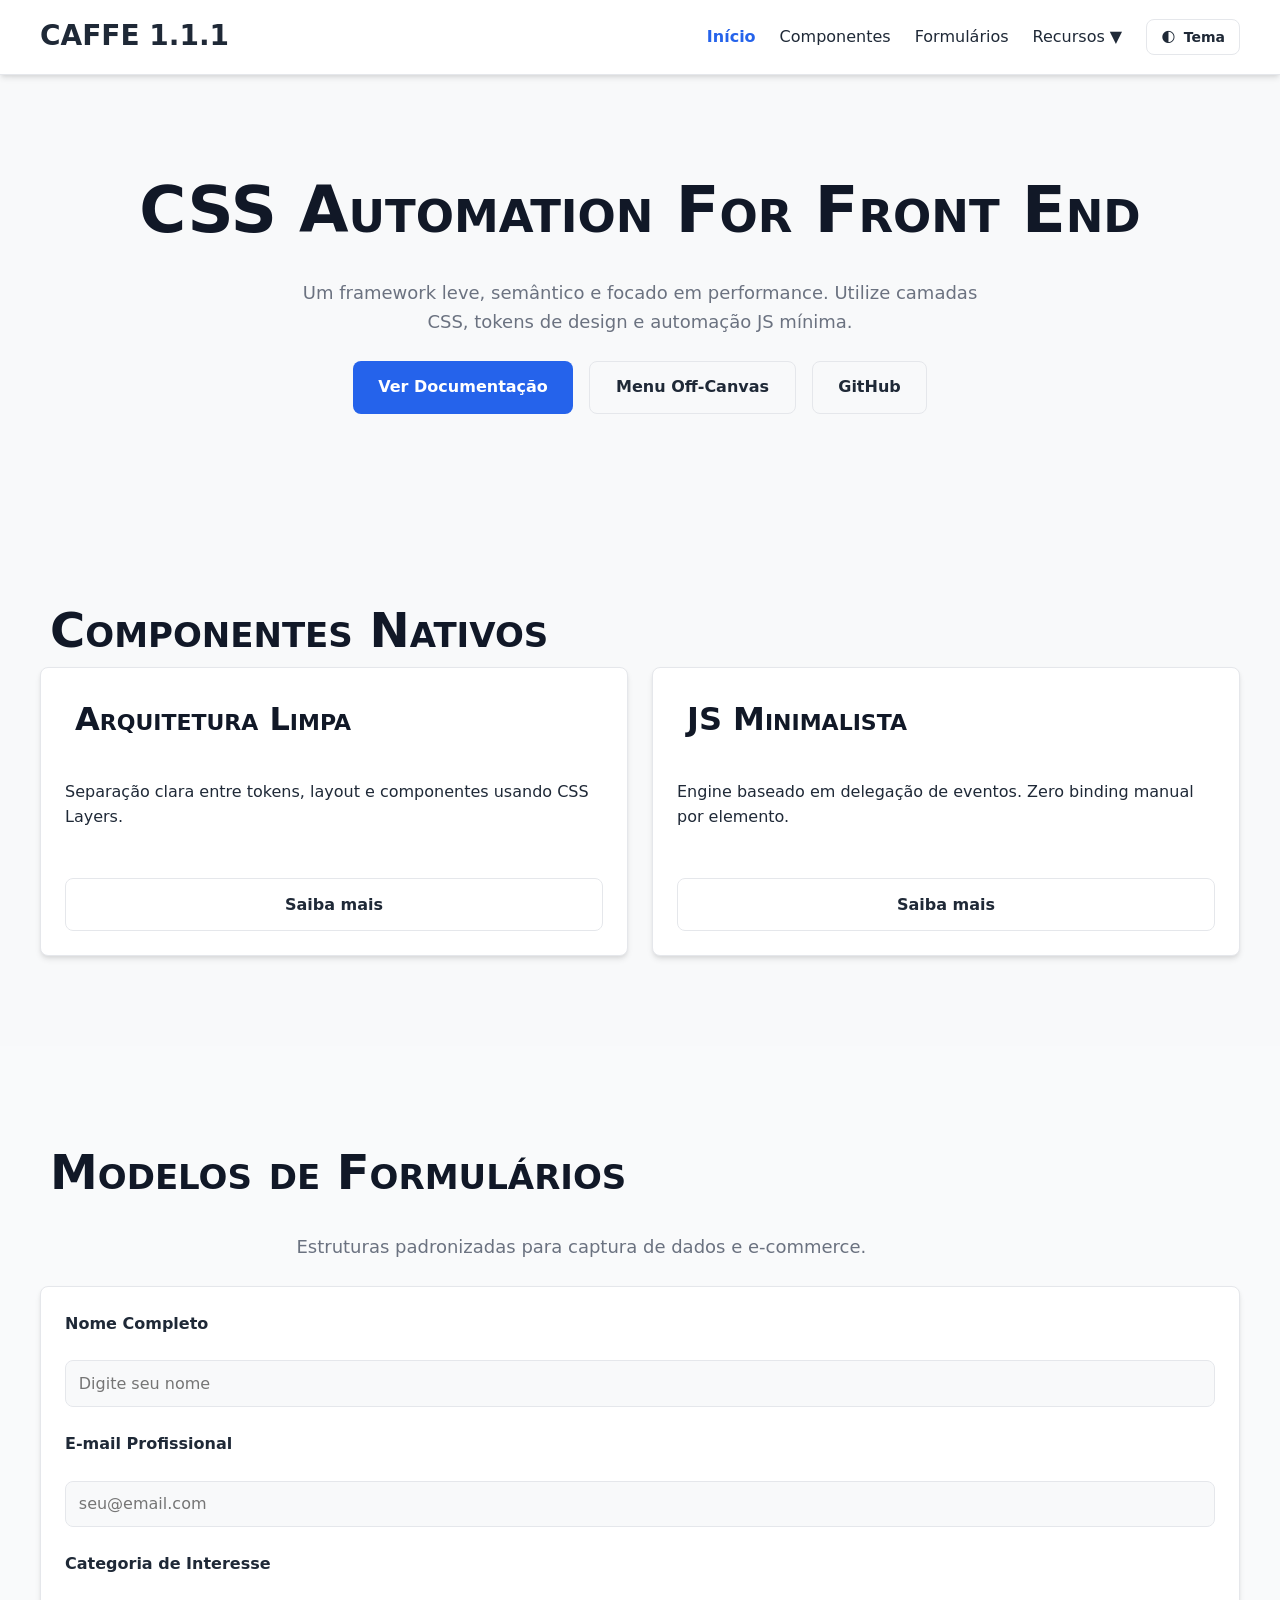
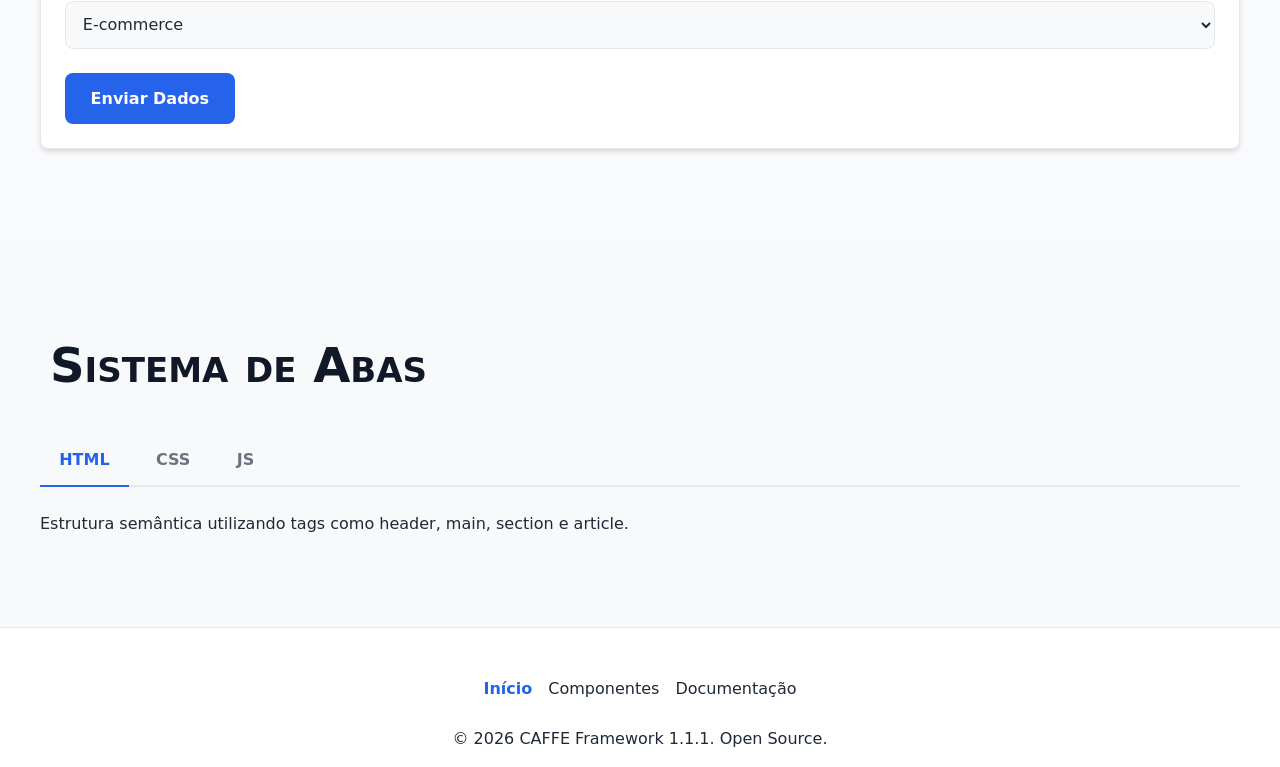
<file: index.html>
<!DOCTYPE html>
<html lang="pt-BR">
<head>
    <meta charset="UTF-8">
    <meta name="viewport" content="width=device-width, initial-scale=1.0">
    <title>CAFFE 1.1.1 - Demo &amp; Docs</title>
    <link rel="stylesheet" href="css/index.css">
</head>
<body>

    <a class="skip-link" href="#conteudo">Pular para o conteúdo</a>

    <header class="main-header">
        <div class="section-container nav-wrapper">
            <a href="#inicio" class="header-brand">
                <span class="brand-title">CAFFE 1.1.1</span>
            </a>

            <button class="nav-toggle-btn" data-toggle="#mobile-menu" aria-label="Menu">
                <span aria-hidden="true">☰</span>
            </button>

            <nav aria-label="Principal">
                <ul id="mobile-menu" class="nav-menu">
                    <li><a href="#inicio" class="nav-link">Início</a></li>
                    <li><a href="#componentes" class="nav-link">Componentes</a></li>
                    <li><a href="#formularios" class="nav-link">Formulários</a></li>

                    <li class="has-dropdown">
                        <button class="nav-link nav-dropdown-trigger" data-toggle="#dropdown-demo">
                            Recursos <span aria-hidden="true">▼</span>
                        </button>
                        <ul id="dropdown-demo" class="dropdown">
                            <li><a href="docs.html" class="nav-link">Documentação</a></li>
                            <li>
                                <a href="https://github.com/JoseBossle/caffe" class="nav-link" target="_blank" rel="noopener noreferrer">
                                    Código-fonte <span class="sr-only">(abre em nova aba)</span>
                                </a>
                            </li>
                        </ul>
                    </li>

                    <li>
                        <button data-theme-toggle class="btn btn-outline btn-sm">
                            <span aria-hidden="true">🌓</span> Tema
                        </button>
                    </li>
                </ul>
            </nav>
        </div>
    </header>

    <main id="conteudo">
        <section id="inicio" class="section-main u-text-center">
            <div class="section-container u-stack">
                <h1>CSS Automation For Front End</h1>
                <p class="lead-text">
                    Um framework leve, semântico e focado em performance.
                    Utilize camadas CSS, tokens de design e automação JS mínima.
                </p>
                <div class="action-group">
                    <a href="docs.html" class="btn btn-primary">Ver Documentação</a>
                    <button class="btn btn-outline" data-toggle="#menu-lateral">Menu Off-Canvas</button>
                    <a href="https://github.com/JoseBossle/caffe" class="btn btn-outline" target="_blank" rel="noopener noreferrer">
                        GitHub <span class="sr-only">(abre em nova aba)</span>
                    </a>
                </div>
            </div>
        </section>

        <section id="componentes" class="section-main">
            <div class="section-container u-stack">
                <h2>Componentes Nativos</h2>

                <ul class="demo-grid u-list-none">
                    <li class="card">
                        <div class="card__body u-stack">
                            <h3>Arquitetura Limpa</h3>
                            <p>Separação clara entre tokens, layout e componentes usando CSS Layers.</p>
                            <button class="btn btn-outline" data-toggle="#modal-docs">
                                Saiba mais <span class="sr-only">sobre Arquitetura Limpa</span>
                            </button>
                        </div>
                    </li>

                    <li class="card">
                        <div class="card__body u-stack">
                            <h3>JS Minimalista</h3>
                            <p>Engine baseado em delegação de eventos. Zero binding manual por elemento.</p>
                            <a href="docs.html" class="btn btn-outline">
                                Saiba mais <span class="sr-only">sobre JS Minimalista</span>
                            </a>
                        </div>
                    </li>
                </ul>
            </div>
        </section>

        <section id="formularios" class="section-main section-alt">
            <div class="section-container u-stack">
                <h2>Modelos de Formulários</h2>
                <p class="lead-text">Estruturas padronizadas para captura de dados e e-commerce.</p>

                <div class="card">
                    <div class="card__body">
                        <form class="u-stack" data-no-submit>
                            <div class="u-stack">
                                <label for="nome-demo" class="u-weight-bold">Nome Completo</label>
                                <input type="text" id="nome-demo" name="nome" autocomplete="name" required placeholder="Digite seu nome">
                            </div>

                            <div class="u-stack">
                                <label for="email-form" class="u-weight-bold">E-mail Profissional</label>
                                <input type="email" id="email-form" name="email" autocomplete="email" required placeholder="seu@email.com">
                            </div>

                            <div class="u-stack">
                                <label for="select-demo" class="u-weight-bold">Categoria de Interesse</label>
                                <select id="select-demo" name="categoria">
                                    <option value="ecommerce">E-commerce</option>
                                    <option value="institucional">Site Institucional</option>
                                    <option value="landing">Landing Page</option>
                                </select>
                            </div>

                            <button type="submit" class="btn btn-primary">Enviar Dados</button>
                        </form>
                    </div>
                </div>
            </div>
        </section>

        <section id="abas" class="section-main">
            <div class="section-container">
                <h2 class="u-mb-2">Sistema de Abas</h2>
                <div class="tabs-container">
                    <div class="tabs-nav" aria-label="Camadas do CAFFE">
                        <button class="tab-btn is-active" data-tab-target="#tab-html">HTML</button>
                        <button class="tab-btn" data-tab-target="#tab-css">CSS</button>
                        <button class="tab-btn" data-tab-target="#tab-js">JS</button>
                    </div>
                    <div id="tab-html" class="tab-panel is-active">
                        <p>Estrutura semântica utilizando tags como header, main, section e article.</p>
                    </div>
                    <div id="tab-css" class="tab-panel">
                        <p>Uso de Custom Properties e @layer para controle de especificidade.</p>
                    </div>
                    <div id="tab-js" class="tab-panel">
                        <p>Modules ES6 e utilitários integrados para performance no engine.</p>
                    </div>
                </div>
            </div>
        </section>
    </main>

    <div id="menu-lateral" class="offcanvas" data-position="right">
        <div class="offcanvas__backdrop" data-toggle="#menu-lateral"></div>
        <div class="offcanvas__panel" role="dialog" aria-modal="true">
            <header class="offcanvas__header">
                <h3>Navegação</h3>
                <button class="offcanvas__close" data-toggle="#menu-lateral" aria-label="Fechar menu">
                    <span aria-hidden="true">✕</span>
                </button>
            </header>
            <nav class="offcanvas__sections" aria-label="Menu lateral">
                <div class="offcanvas__section">
                    <h3>Links Rápidos</h3>
                    <ul>
                        <li><a href="#inicio" class="nav-link" data-toggle="#menu-lateral">Início</a></li>
                        <li><a href="#componentes" class="nav-link" data-toggle="#menu-lateral">Componentes</a></li>
                        <li><a href="#formularios" class="nav-link" data-toggle="#menu-lateral">Formulários</a></li>
                        <li><a href="docs.html" class="nav-link">Documentação</a></li>
                    </ul>
                </div>
            </nav>
            <footer class="offcanvas__footer">
                CAFFE v1.1.1
            </footer>
        </div>
    </div>

    <div id="modal-docs" class="modal">
        <div class="modal__content u-stack" role="dialog" aria-modal="true">
            <h2>Documentação Técnica</h2>
            <p>O CAFFE utiliza uma abordagem "Mobile First" e prioriza a acessibilidade nativa do navegador.</p>

            <div class="u-stack">
                <label for="email-demo" class="u-weight-bold">Newsletter</label>
                <input type="email" id="email-demo" name="newsletter" autocomplete="email" placeholder="seu@email.com">
                <div class="action-group">
                    <button class="btn btn-primary" data-toggle="#modal-docs">Inscrever-se</button>
                    <button class="btn btn-outline" data-toggle="#modal-docs">Fechar</button>
                </div>
            </div>
        </div>
    </div>

    <footer class="main-footer u-text-center">
        <div class="section-container u-stack">
            <nav aria-label="Rodapé">
                <ul class="action-group u-list-none">
                    <li><a href="#inicio" class="nav-link">Início</a></li>
                    <li><a href="#componentes" class="nav-link">Componentes</a></li>
                    <li><a href="docs.html" class="nav-link">Documentação</a></li>
                </ul>
            </nav>
            <p>&copy; 2026 CAFFE Framework 1.1.1. Open Source.</p>
        </div>
    </footer>

    <script src="js/core-js/index.js" type="module"></script>
</body>
</html>
</file>
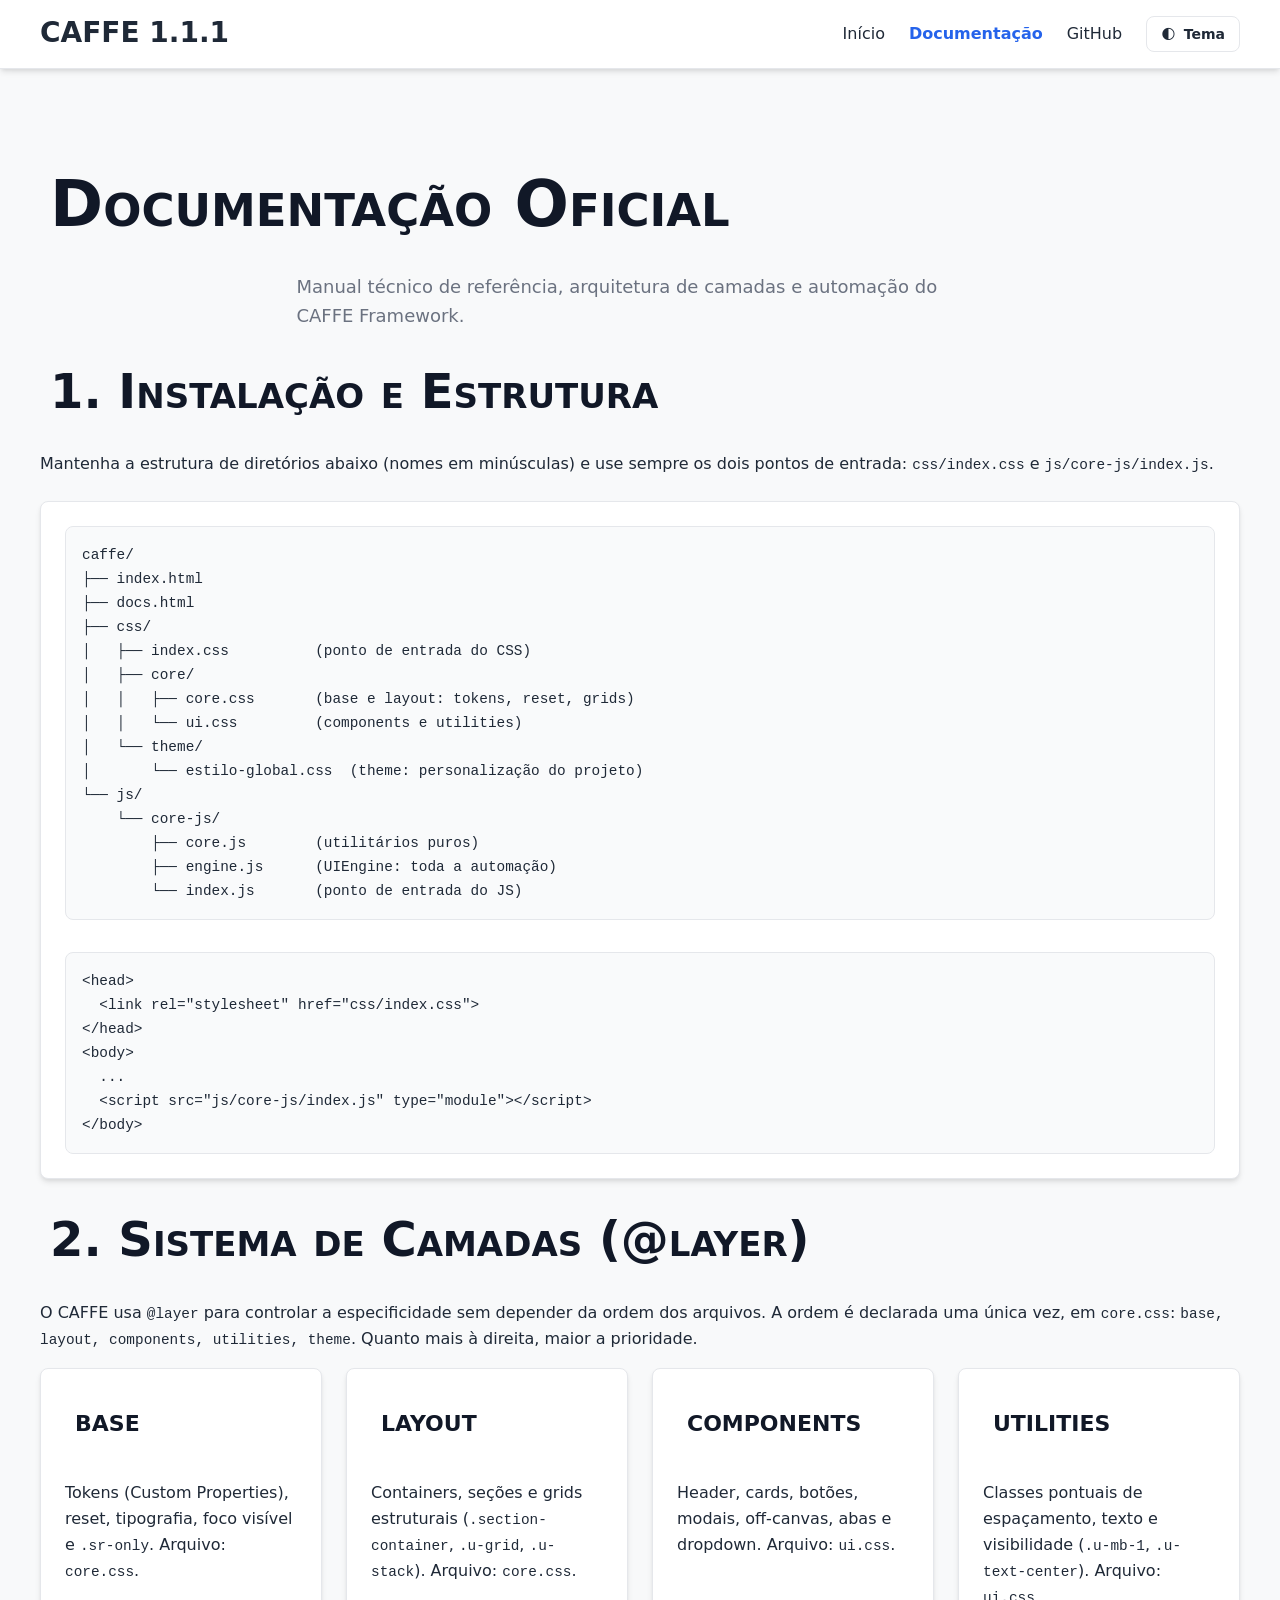
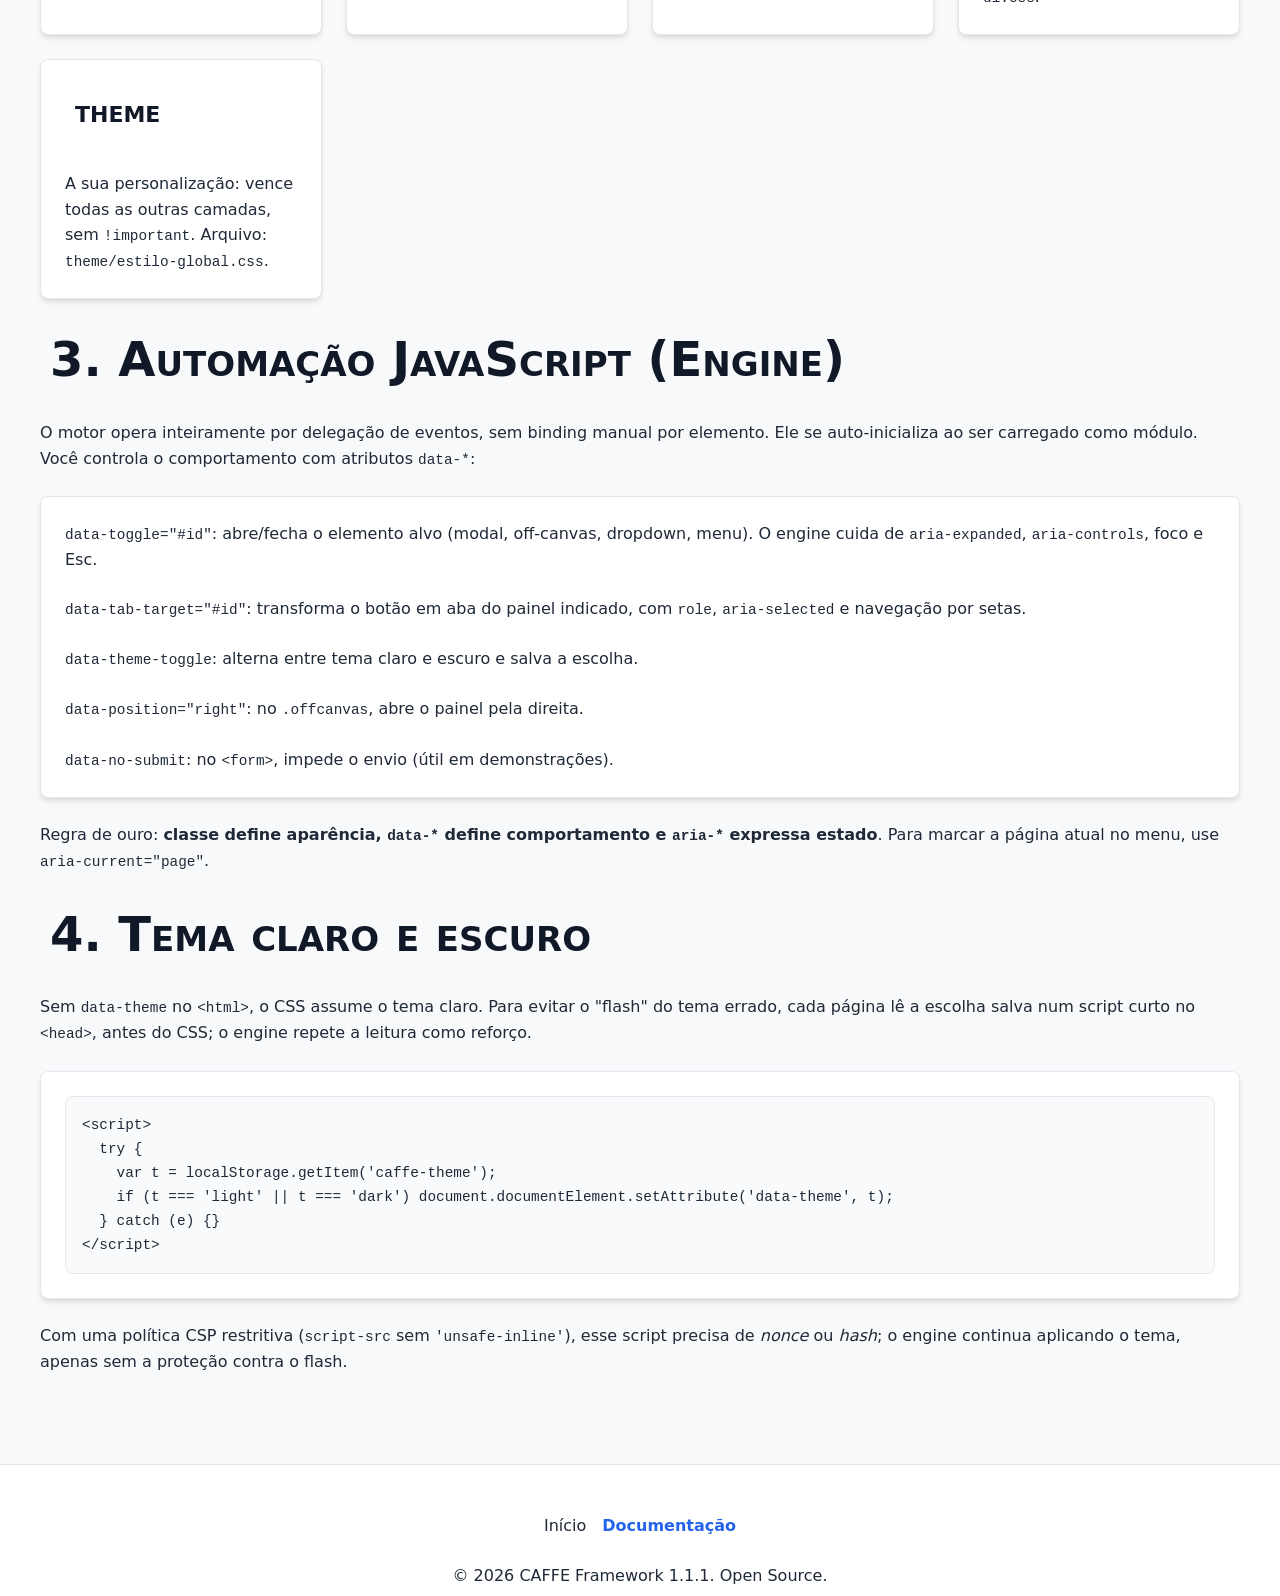
<file: docs.html>
<!DOCTYPE html>
<html lang="pt-BR">
<head>
    <meta charset="UTF-8">
    <meta name="viewport" content="width=device-width, initial-scale=1.0">
    <title>CAFFE 1.1.1 - Documentação Oficial</title>

    <!-- Tema: lê a escolha salva ANTES do CSS, evitando o flash do tema errado. -->
    <script>
        try {
            var t = localStorage.getItem('caffe-theme');
            if (t === 'light' || t === 'dark') document.documentElement.setAttribute('data-theme', t);
        } catch (e) { /* storage indisponível: segue com o padrão */ }
    </script>
    <link rel="stylesheet" href="css/index.css">
</head>
<body>

    <a class="skip-link" href="#conteudo">Pular para o conteúdo</a>

    <header class="main-header">
        <div class="section-container nav-wrapper">
            <a href="index.html" class="header-brand">
                <span class="brand-title">CAFFE 1.1.1</span>
            </a>

            <button class="nav-toggle-btn" data-toggle="#mobile-menu" aria-label="Menu">
                <span aria-hidden="true">☰</span>
            </button>

            <nav aria-label="Principal">
                <ul id="mobile-menu" class="nav-menu">
                    <li><a href="index.html" class="nav-link">Início</a></li>
                    <li><a href="docs.html" class="nav-link" aria-current="page">Documentação</a></li>
                    <li>
                        <a href="https://github.com/JoseBossle/caffe" class="nav-link" target="_blank" rel="noopener noreferrer">
                            GitHub <span class="sr-only">(abre em nova aba)</span>
                        </a>
                    </li>
                    <li>
                        <button data-theme-toggle class="btn btn-outline btn-sm">
                            <span aria-hidden="true">🌓</span> Tema
                        </button>
                    </li>
                </ul>
            </nav>
        </div>
    </header>

    <main id="conteudo" class="section-main">
        <div class="section-container u-stack">
            <h1>Documentação Oficial</h1>
            <p class="lead-text">
                Manual técnico de referência, arquitetura de camadas e automação do CAFFE Framework.
            </p>

            <section class="u-stack" aria-labelledby="doc-instalacao">
                <h2 id="doc-instalacao">1. Instalação e Estrutura</h2>
                <p>Mantenha a estrutura de diretórios abaixo (nomes em minúsculas) e use sempre os dois pontos de entrada: <code>css/index.css</code> e <code>js/core-js/index.js</code>.</p>
                <div class="card">
                    <div class="card__body u-stack">
<pre><code>caffe/
├── index.html
├── docs.html
├── css/
│   ├── index.css          (ponto de entrada do CSS)
│   ├── core/
│   │   ├── core.css       (base e layout: tokens, reset, grids)
│   │   └── ui.css         (components e utilities)
│   └── theme/
│       └── estilo-global.css  (theme: personalização do projeto)
└── js/
    └── core-js/
        ├── core.js        (utilitários puros)
        ├── engine.js      (UIEngine: toda a automação)
        └── index.js       (ponto de entrada do JS)</code></pre>
<pre><code>&lt;head&gt;
  &lt;link rel="stylesheet" href="css/index.css"&gt;
&lt;/head&gt;
&lt;body&gt;
  ...
  &lt;script src="js/core-js/index.js" type="module"&gt;&lt;/script&gt;
&lt;/body&gt;</code></pre>
                    </div>
                </div>
            </section>

            <section class="u-stack" aria-labelledby="doc-camadas">
                <h2 id="doc-camadas">2. Sistema de Camadas (@layer)</h2>
                <p>O CAFFE usa <code>@layer</code> para controlar a especificidade sem depender da ordem dos arquivos. A ordem é declarada uma única vez, em <code>core.css</code>: <code>base, layout, components, utilities, theme</code>. Quanto mais à direita, maior a prioridade.</p>
                <ul class="demo-grid u-list-none">
                    <li class="card">
                        <div class="card__body u-stack">
                            <h3>base</h3>
                            <p>Tokens (Custom Properties), reset, tipografia, foco visível e <code>.sr-only</code>. Arquivo: <code>core.css</code>.</p>
                        </div>
                    </li>
                    <li class="card">
                        <div class="card__body u-stack">
                            <h3>layout</h3>
                            <p>Containers, seções e grids estruturais (<code>.section-container</code>, <code>.u-grid</code>, <code>.u-stack</code>). Arquivo: <code>core.css</code>.</p>
                        </div>
                    </li>
                    <li class="card">
                        <div class="card__body u-stack">
                            <h3>components</h3>
                            <p>Header, cards, botões, modais, off-canvas, abas e dropdown. Arquivo: <code>ui.css</code>.</p>
                        </div>
                    </li>
                    <li class="card">
                        <div class="card__body u-stack">
                            <h3>utilities</h3>
                            <p>Classes pontuais de espaçamento, texto e visibilidade (<code>.u-mb-1</code>, <code>.u-text-center</code>). Arquivo: <code>ui.css</code>.</p>
                        </div>
                    </li>
                    <li class="card">
                        <div class="card__body u-stack">
                            <h3>theme</h3>
                            <p>A sua personalização: vence todas as outras camadas, sem <code>!important</code>. Arquivo: <code>theme/estilo-global.css</code>.</p>
                        </div>
                    </li>
                </ul>
            </section>

            <section class="u-stack" aria-labelledby="doc-engine">
                <h2 id="doc-engine">3. Automação JavaScript (Engine)</h2>
                <p>O motor opera inteiramente por delegação de eventos, sem binding manual por elemento. Ele se auto-inicializa ao ser carregado como módulo. Você controla o comportamento com atributos <code>data-*</code>:</p>
                <div class="card">
                    <div class="card__body u-stack">
                        <ul class="u-stack u-list-none">
                            <li><code>data-toggle="#id"</code>: abre/fecha o elemento alvo (modal, off-canvas, dropdown, menu). O engine cuida de <code>aria-expanded</code>, <code>aria-controls</code>, foco e Esc.</li>
                            <li><code>data-tab-target="#id"</code>: transforma o botão em aba do painel indicado, com <code>role</code>, <code>aria-selected</code> e navegação por setas.</li>
                            <li><code>data-theme-toggle</code>: alterna entre tema claro e escuro e salva a escolha.</li>
                            <li><code>data-position="right"</code>: no <code>.offcanvas</code>, abre o painel pela direita.</li>
                            <li><code>data-no-submit</code>: no <code>&lt;form&gt;</code>, impede o envio (útil em demonstrações).</li>
                        </ul>
                    </div>
                </div>
                <p>Regra de ouro: <strong>classe define aparência, <code>data-*</code> define comportamento e <code>aria-*</code> expressa estado</strong>. Para marcar a página atual no menu, use <code>aria-current="page"</code>.</p>
            </section>

            <section class="u-stack" aria-labelledby="doc-tema">
                <h2 id="doc-tema">4. Tema claro e escuro</h2>
                <p>Sem <code>data-theme</code> no <code>&lt;html&gt;</code>, o CSS assume o tema claro. Para evitar o "flash" do tema errado, cada página lê a escolha salva num script curto no <code>&lt;head&gt;</code>, antes do CSS; o engine repete a leitura como reforço.</p>
                <div class="card">
                    <div class="card__body">
<pre><code>&lt;script&gt;
  try {
    var t = localStorage.getItem('caffe-theme');
    if (t === 'light' || t === 'dark') document.documentElement.setAttribute('data-theme', t);
  } catch (e) {}
&lt;/script&gt;</code></pre>
                    </div>
                </div>
                <p>Com uma política CSP restritiva (<code>script-src</code> sem <code>'unsafe-inline'</code>), esse script precisa de <em>nonce</em> ou <em>hash</em>; o engine continua aplicando o tema, apenas sem a proteção contra o flash.</p>
            </section>
        </div>
    </main>

    <footer class="main-footer u-text-center">
        <div class="section-container u-stack">
            <nav aria-label="Rodapé">
                <ul class="action-group u-list-none">
                    <li><a href="index.html" class="nav-link">Início</a></li>
                    <li><a href="docs.html" class="nav-link" aria-current="page">Documentação</a></li>
                </ul>
            </nav>
            <p>&copy; 2026 CAFFE Framework 1.1.1. Open Source.</p>
        </div>
    </footer>

    <script src="js/core-js/index.js" type="module"></script>
</body>
</html>
</file>
<file: css/index.css>
@import 'core/core.css';
@import 'core/ui.css';
@import 'theme/estilo-global.css';
</file>
